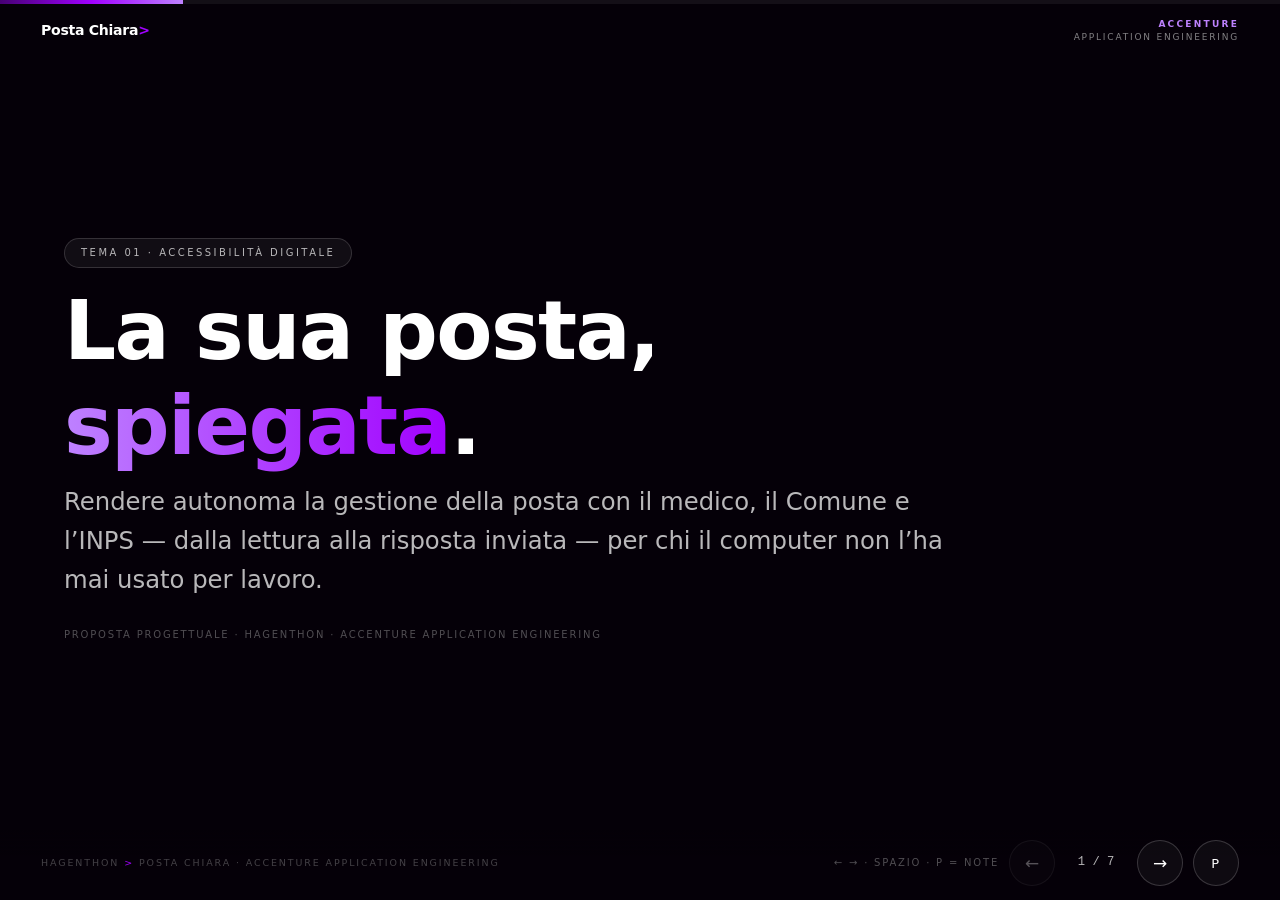
<file: presentation/index.html>
<!DOCTYPE html>
<html lang="it">
<head>
<meta charset="utf-8" />
<meta name="viewport" content="width=device-width, initial-scale=1" />
<title>Posta Chiara · Hagenthon · Accenture Application Engineering</title>
<style>
  :root {
    --purple: #A100FF;
    --purple-light: #BE82FF;
    --purple-dark: #460073;
    --ink: #0A0014;
    --rose: #FF50A0;
    --bg: #050008;
    --testo: rgba(255,255,255,0.78);
    --tenue: rgba(255,255,255,0.55);
    --bordo: rgba(255,255,255,0.1);
    --card: rgba(255,255,255,0.02);
  }
  * { box-sizing: border-box; }
  html, body { height: 100%; }
  body {
    margin: 0;
    background: var(--bg);
    color: #fff;
    font-family: "Inter", system-ui, -apple-system, "Segoe UI", Roboto, sans-serif;
    line-height: 1.6;
    -webkit-font-smoothing: antialiased;
    display: flex;
    flex-direction: column;
    overflow: hidden;
  }

  /* ---------- barra di avanzamento ---------- */
  .barra {
    position: fixed; top: 0; left: 0; right: 0; height: 4px;
    background: rgba(255,255,255,0.06); z-index: 60;
  }
  .barra i {
    display: block; height: 100%; width: 14.28%;
    background: linear-gradient(90deg, var(--purple-dark), var(--purple), var(--purple-light));
    transition: width 260ms ease;
  }

  /* ---------- intestazione di marca ---------- */
  .brand {
    position: fixed; top: 18px; left: 0; right: 0; z-index: 50;
    display: flex; align-items: center; justify-content: space-between;
    padding: 0 clamp(18px, 3.2vw, 46px); pointer-events: none;
  }
  .brand .logo { font-size: clamp(13px, 1.1vw, 16px); font-weight: 700; letter-spacing: -0.02em; }
  .brand .logo .mark { color: var(--purple); }
  .brand .org { text-align: right; font-size: 9px; line-height: 1.4; }
  .brand .org .a { color: var(--purple-light); text-transform: uppercase; letter-spacing: 0.25em; font-weight: 600; }
  .brand .org .b { color: rgba(255,255,255,0.5); text-transform: uppercase; letter-spacing: 0.2em; }

  /* ---------- struttura del mazzo ---------- */
  .deck { position: relative; flex: 1 1 auto; min-height: 0; }
  .slide {
    position: absolute; inset: 0;
    display: none;
    flex-direction: column; justify-content: center;
    padding: clamp(66px, 9vh, 96px) clamp(20px, 5vw, 72px) clamp(70px, 10vh, 96px);
    overflow-y: auto;
    animation: entra 280ms ease both;
  }
  .slide.attiva { display: flex; }
  @keyframes entra { from { opacity: 0; transform: translateY(10px); } to { opacity: 1; transform: none; } }
  .slide > .contenuto { width: 100%; max-width: 1180px; margin: 0 auto; }

  /* ---------- tipografia ---------- */
  .eyebrow {
    display: inline-block; border: 1px solid rgba(255,255,255,0.15);
    background: rgba(255,255,255,0.05); border-radius: 999px;
    padding: 6px 16px; font-size: clamp(9px, 0.78vw, 11px); text-transform: uppercase;
    letter-spacing: 0.25em; color: rgba(255,255,255,0.7); margin-bottom: 16px;
  }
  h1 {
    font-size: clamp(28px, 3.5vw, 50px); font-weight: 700; letter-spacing: -0.02em;
    margin: 0 0 10px; line-height: 1.15;
  }
  .slide-1 h1 { font-size: clamp(42px, 6.4vw, 92px); }
  .grad {
    background: linear-gradient(90deg, var(--purple-light), var(--purple));
    -webkit-background-clip: text; background-clip: text; color: transparent;
  }
  .sub { font-size: clamp(15px, 1.35vw, 21px); color: rgba(255,255,255,0.65); margin: 0 0 clamp(14px, 2.4vh, 28px); max-width: 900px; }
  .slide-1 .sub { font-size: clamp(17px, 1.9vw, 27px); color: rgba(255,255,255,0.72); }
  h3 { font-size: clamp(10px, 0.85vw, 12px); text-transform: uppercase; letter-spacing: 0.2em; color: var(--purple-light); margin: 0 0 10px; }
  h4 { font-size: clamp(9px, 0.78vw, 11px); text-transform: uppercase; letter-spacing: 0.2em; color: rgba(255,255,255,0.5); margin: 0 0 8px; }
  p { margin: 0 0 10px; }
  strong { color: #fff; }
  .mono { font-family: "Courier New", ui-monospace, monospace; }
  code {
    font-family: "Courier New", ui-monospace, monospace;
    background: rgba(161,0,255,0.12); border: 1px solid rgba(161,0,255,0.25);
    border-radius: 6px; padding: 1px 6px; color: var(--purple-light); font-size: 0.92em;
  }

  /* ---------- elenchi ---------- */
  .bullets { list-style: none; padding: 0; margin: 0; }
  .bullets li {
    position: relative; padding-left: 22px; color: var(--testo);
    margin-bottom: 8px; font-size: clamp(14px, 1.18vw, 19px);
  }
  .bullets li::before { content: "\203A"; position: absolute; left: 0; color: var(--purple); font-weight: 700; }
  .bullets.fitta li { margin-bottom: 5px; font-size: clamp(13px, 1.05vw, 17px); }

  /* ---------- card e griglie ---------- */
  .card {
    border: 1px solid var(--bordo); border-radius: 16px;
    background: var(--card); padding: clamp(14px, 1.6vw, 24px) clamp(16px, 1.8vw, 26px);
  }
  .card.viola { border-color: rgba(161,0,255,0.3); background: rgba(161,0,255,0.07); }
  .card.rosa { border-color: rgba(255,80,160,0.32); background: rgba(255,80,160,0.06); }
  .card h5 {
    margin: 0 0 10px; font-size: clamp(14px, 1.25vw, 20px);
    font-weight: 700; letter-spacing: -0.01em; color: #fff;
  }
  .card p { font-size: clamp(13px, 1.05vw, 17px); color: var(--tenue); }
  .g2 { display: grid; grid-template-columns: 1fr 1fr; gap: clamp(12px, 1.4vw, 20px); }
  .g3 { display: grid; grid-template-columns: repeat(3, 1fr); gap: clamp(10px, 1.1vw, 16px); }
  .g4 { display: grid; grid-template-columns: repeat(4, 1fr); gap: clamp(10px, 1.1vw, 16px); }
  .g23 { display: grid; grid-template-columns: 1.15fr 1fr; gap: clamp(14px, 1.6vw, 24px); align-items: start; }

  .badge {
    display: inline-block; border: 1px solid rgba(161,0,255,0.3);
    background: rgba(161,0,255,0.1); border-radius: 999px; padding: 2px 10px;
    font-family: "Courier New", ui-monospace, monospace; font-size: clamp(10px, 0.82vw, 12px);
    font-weight: 700; color: var(--purple-light); white-space: nowrap;
  }
  .badge.det { border-color: rgba(255,255,255,0.18); background: transparent; color: rgba(255,255,255,0.6); }
  .badge.viva { border-color: rgba(255,80,160,0.45); background: rgba(255,80,160,0.12); color: var(--rose); letter-spacing: 0.1em; }

  /* ---------- tabelle ---------- */
  table { width: 100%; border-collapse: collapse; }
  caption { text-align: left; }
  th, td {
    text-align: left; padding: 7px 12px 7px 0;
    border-bottom: 1px solid rgba(255,255,255,0.08);
    font-size: clamp(12px, 1.02vw, 17px); vertical-align: top;
  }
  th {
    font-size: clamp(9px, 0.76vw, 11px); text-transform: uppercase; letter-spacing: 0.2em;
    color: rgba(255,255,255,0.5); font-weight: 600; padding-bottom: 9px;
  }
  td { color: var(--testo); }
  td.chiave { color: #fff; font-weight: 600; white-space: nowrap; }
  td.num { font-variant-numeric: tabular-nums; white-space: nowrap; }
  td.up { color: var(--purple-light); font-weight: 700; }
  tr:last-child th, tr:last-child td { border-bottom: 0; }

  /* ---------- pipeline (slide 4 e 5) ---------- */
  .pipe { display: flex; flex-direction: column; gap: clamp(4px, 0.7vh, 9px); }
  .nodo {
    border: 1px solid var(--bordo); border-radius: 14px; background: var(--card);
    padding: clamp(8px, 1.05vw, 14px) clamp(11px, 1.25vw, 18px);
  }
  .nodo .n {
    display: inline-block; font-family: "Courier New", ui-monospace, monospace;
    font-weight: 700; color: var(--purple-light); font-size: clamp(11px, 0.9vw, 14px); margin-right: 8px;
  }
  .nodo .tit { font-weight: 700; font-size: clamp(13px, 1.1vw, 18px); letter-spacing: -0.01em; }
  .nodo .meta { display: block; color: var(--tenue); font-size: clamp(11px, 0.92vw, 15px); line-height: 1.45; margin-top: 3px; }
  .nodo.orch { border-color: rgba(161,0,255,0.28); background: rgba(161,0,255,0.06); }
  .nodo.chiave { border-color: rgba(190,130,255,0.55); background: rgba(161,0,255,0.1); }
  .nodo.hitl { border: 2px solid rgba(255,80,160,0.45); background: rgba(255,80,160,0.07); }
  .fila { display: grid; grid-template-columns: repeat(3, 1fr); gap: clamp(8px, 0.9vw, 14px); }
  .fila.frecciata { grid-template-columns: 1fr auto 1fr auto 1fr; align-items: stretch; }
  .fr {
    align-self: center; color: var(--purple); font-size: clamp(14px, 1.3vw, 22px);
    line-height: 1; text-align: center;
  }
  .fr.giu { display: block; width: 100%; padding: 1px 0; }
  .chips { display: flex; flex-wrap: wrap; gap: 6px; margin-top: 6px; }

  /* ---------- blocco rifiuto FactGuard ---------- */
  .rifiuto {
    border: 1px solid rgba(255,80,160,0.4); border-left: 5px solid var(--rose);
    background: rgba(255,80,160,0.07); border-radius: 14px;
    padding: clamp(12px, 1.4vw, 20px) clamp(14px, 1.6vw, 24px);
    font-family: "Courier New", ui-monospace, monospace;
    font-size: clamp(12px, 1.12vw, 18px); line-height: 1.75; color: rgba(255,255,255,0.85);
  }
  .rifiuto .w { color: var(--rose); font-weight: 700; }
  .rifiuto del { color: rgba(255,255,255,0.45); text-decoration-color: var(--rose); }
  .rifiuto .ok { color: var(--purple-light); }

  /* Schermate vere del prodotto, generate da scripts/cattura_schermate.py.
     max-height in vh: la slide non deve mai andare in scroll durante la demo. */
  /* width:auto e non 100%: le schermate hanno proporzioni diverse fra loro,
     e forzarne la larghezza lascerebbe bande vuote ai lati. */
  .schermata {
    display: block; width: auto; max-width: 100%; height: auto;
    max-height: 34vh;
    border: 1px solid rgba(255,255,255,0.14); border-radius: 12px;
  }

  .frase {
    border-left: 3px solid var(--purple); padding: 2px 0 2px 16px; margin: 0 0 12px;
    font-size: clamp(15px, 1.35vw, 22px); color: #fff; font-weight: 600; letter-spacing: -0.01em;
  }
  /* ---------- card numerate (struttura commerciale) ---------- */
  .numerata { position: relative; }
  .numerata .cifra {
    display: inline-flex; align-items: center; justify-content: center;
    width: clamp(26px, 2.2vw, 34px); height: clamp(26px, 2.2vw, 34px);
    border-radius: 999px; margin-bottom: 10px;
    border: 1px solid rgba(161,0,255,0.45); background: rgba(161,0,255,0.14);
    color: var(--purple-light); font-weight: 700;
    font-size: clamp(12px, 1vw, 16px); font-variant-numeric: tabular-nums;
  }

  /* Citazione di chiusura: chiude il ragionamento della slide del problema. */
  .chiusa {
    border-left: 3px solid var(--purple);
    padding: 4px 0 4px 18px; margin: clamp(12px, 2vh, 22px) 0 0;
    font-size: clamp(14px, 1.22vw, 20px); color: rgba(255,255,255,0.82);
  }
  .chiusa strong { display: block; color: #fff; }

  /* Scheda della persona, colonna sinistra dello scope. */
  .persona { display: flex; align-items: center; gap: 14px; margin-bottom: 16px; }
  .persona .tondo {
    display: inline-flex; align-items: center; justify-content: center;
    width: clamp(42px, 3.6vw, 58px); height: clamp(42px, 3.6vw, 58px); border-radius: 999px;
    background: linear-gradient(135deg, var(--purple-dark), var(--purple));
    font-size: clamp(19px, 1.7vw, 27px); font-weight: 700;
  }
  .persona .chi { font-size: clamp(16px, 1.4vw, 23px); font-weight: 700; letter-spacing: -0.01em; }
  .persona .ruolo { font-size: clamp(9px, 0.76vw, 11px); text-transform: uppercase; letter-spacing: 0.2em; color: var(--tenue); }
  /* Due colonne: i quattro dati della persona in fila uno sotto l'altro
     rendevano la scheda piu' alta della slide. */
  .dati-persona {
    margin: 0;
    display: grid; grid-template-columns: 1fr 1fr;
    gap: clamp(8px, 1.2vh, 14px) clamp(14px, 1.6vw, 24px);
  }
  .dato { margin-bottom: 0; }
  .dato dt { font-size: clamp(9px, 0.74vw, 10px); text-transform: uppercase; letter-spacing: 0.2em; color: var(--purple-light); }
  .dato dd { margin: 1px 0 0; font-size: clamp(12px, 1.02vw, 16px); color: var(--testo); }

  /* Journey: passi in colonna, numerati, compatti. */
  .passi { list-style: none; padding: 0; margin: 0; counter-reset: p; }
  .passi li {
    counter-increment: p; position: relative; padding-left: 38px;
    margin-bottom: clamp(7px, 1.1vh, 12px); color: var(--testo);
    font-size: clamp(12px, 1.05vw, 17px);
  }
  .passi li::before {
    content: counter(p); position: absolute; left: 0; top: 1px;
    width: 25px; height: 25px; border-radius: 999px;
    display: flex; align-items: center; justify-content: center;
    border: 1px solid rgba(161,0,255,0.42); background: rgba(161,0,255,0.12);
    color: var(--purple-light); font-size: 12px; font-weight: 700;
  }
  .passi li strong { display: block; }

  /* Striscia dei criteri di accessibilità: un dettaglio, non una slide. */
  .a11y {
    display: flex; flex-wrap: wrap; align-items: center; gap: 7px;
    margin-top: clamp(8px, 1.6vh, 16px);
    padding-top: clamp(8px, 1.4vh, 14px);
    border-top: 1px solid var(--bordo);
  }
  .a11y-eti {
    width: 100%; margin-bottom: 2px;
    font-size: clamp(9px, 0.76vw, 11px); text-transform: uppercase;
    letter-spacing: 0.2em; color: var(--purple-light);
  }
  .a11y .chip {
    border: 1px solid rgba(255,255,255,0.14); background: rgba(255,255,255,0.04);
    border-radius: 999px; padding: 3px 12px;
    font-size: clamp(10px, 0.86vw, 14px); color: var(--testo);
  }
  .a11y .chip b { color: #fff; }

  .kpi { font-variant-numeric: tabular-nums; font-size: clamp(26px, 3vw, 44px); font-weight: 700; letter-spacing: -0.03em; line-height: 1.1; }
  .kpi.viola { color: var(--purple-light); }
  .kpi.rosa { color: var(--rose); }
  .kpi-eti { font-size: clamp(10px, 0.82vw, 12px); text-transform: uppercase; letter-spacing: 0.2em; color: rgba(255,255,255,0.5); }

  /* ---------- barra inferiore ---------- */
  .fondo {
    position: fixed; bottom: 0; left: 0; right: 0; z-index: 55;
    display: flex; align-items: center; justify-content: space-between; gap: 16px;
    padding: 10px clamp(18px, 3.2vw, 46px) 14px;
    background: linear-gradient(to top, var(--bg) 62%, rgba(5,0,8,0));
  }
  footer {
    font-size: clamp(9px, 0.74vw, 11px); text-transform: uppercase; letter-spacing: 0.2em;
    color: rgba(255,255,255,0.25);
  }
  footer .mark { color: var(--purple); }
  .comandi { display: flex; align-items: center; gap: 10px; }
  .comandi button {
    min-width: 46px; min-height: 46px; padding: 0 14px;
    border: 1px solid rgba(255,255,255,0.18); border-radius: 999px;
    background: rgba(255,255,255,0.04); color: #fff;
    font-family: inherit; font-size: 17px; line-height: 1; cursor: pointer;
    transition: border-color 160ms, background 160ms;
  }
  .comandi button:hover { border-color: var(--purple); background: rgba(161,0,255,0.14); }
  .comandi button:disabled { opacity: 0.32; cursor: default; }
  .comandi button:disabled:hover { border-color: rgba(255,255,255,0.18); background: rgba(255,255,255,0.04); }
  .contatore {
    font-family: "Courier New", ui-monospace, monospace; font-size: clamp(12px, 0.95vw, 14px);
    font-variant-numeric: tabular-nums; color: rgba(255,255,255,0.7); min-width: 62px; text-align: center;
  }
  .aiuto { font-size: 10px; text-transform: uppercase; letter-spacing: 0.18em; color: rgba(255,255,255,0.3); }

  :focus-visible { outline: 3px solid var(--purple-light); outline-offset: 3px; border-radius: 6px; }

  /* ---------- note del presentatore ---------- */
  .nota { display: none; }
  body.note .nota {
    display: block; position: fixed; left: 0; right: 0; bottom: 74px; z-index: 40;
    margin: 0 clamp(18px, 3.2vw, 46px);
    max-height: 26vh; overflow-y: auto;
    border: 1px solid rgba(190,130,255,0.45); border-left: 5px solid var(--purple);
    border-radius: 14px; background: rgba(26,0,44,0.96);
    box-shadow: 0 -8px 40px rgba(0,0,0,0.6);
    padding: 12px 18px; color: rgba(255,255,255,0.9); font-size: 16px; line-height: 1.55;
  }
  body.note .nota::before {
    content: "Nota del presentatore"; display: block;
    font-size: 9px; text-transform: uppercase; letter-spacing: 0.25em;
    color: var(--purple-light); margin-bottom: 4px;
  }
  body.note .slide { padding-bottom: 30vh; }

  @media (prefers-reduced-motion: reduce) {
    .slide { animation: none; }
    .barra i { transition: none; }
  }

  @media (max-width: 860px) {
    .g2, .g3, .g4, .g23, .fila { grid-template-columns: 1fr; }
    .fila.frecciata { grid-template-columns: 1fr; }
    .fr { transform: rotate(90deg); }
  }

  @media print {
    body { overflow: visible; height: auto; display: block; }
    .barra, .fondo, .brand { display: none; }
    .deck { position: static; }
    .slide { position: static; display: flex !important; page-break-after: always; min-height: 96vh; animation: none; }
    .nota { display: block !important; position: static !important; margin-top: 20px; }
  }
</style>
</head>
<body>

<div class="barra" aria-hidden="true"><i id="riempi"></i></div>

<div class="brand" aria-hidden="true">
  <span class="logo">Posta Chiara<span class="mark">&gt;</span></span>
  <span class="org">
    <span class="a">Accenture</span><br />
    <span class="b">Application Engineering</span>
  </span>
</div>

<main class="deck" id="deck">

  <!-- ============ 1 · copertina ============ -->
  <section class="slide slide-1 attiva" aria-roledescription="slide" aria-label="Slide 1 di 7: Posta Chiara">
    <div class="contenuto">
      <span class="eyebrow">Tema 01 &middot; Accessibilit&agrave; Digitale</span>
      <h1>La sua posta,<br /><span class="grad">spiegata</span>.</h1>
      <p class="sub">Rendere autonoma la gestione della posta con il medico, il Comune e l&rsquo;INPS &mdash; dalla lettura alla risposta inviata &mdash; per chi il computer non l&rsquo;ha mai usato per lavoro.</p>
      <p class="aiuto" style="margin-top:clamp(14px,3vh,30px)">Proposta progettuale &middot; Hagenthon &middot; Accenture Application Engineering</p>
    </div>
    <aside class="nota">Buongiorno. Posta Chiara. Il problema che affrontiamo non e' che le persone anziane non sappiano cosa dire: e' che l'interfaccia non glielo lascia dire. In cinque minuti vi mostriamo il prodotto che gira, e perche' conviene averlo.</aside>
  </section>

  <!-- ============ 2 · problema ============ -->
  <section class="slide" hidden aria-roledescription="slide" aria-label="Slide 2 di 7: Overview della problematica">
    <div class="contenuto">
      <span class="eyebrow">Overview della problematica</span>
      <h1>Sa cosa vuole rispondere.<br /><span class="grad">Il riquadro bianco</span> glielo impedisce.</h1>
      <div class="g3" style="margin-top:clamp(12px,2.4vh,26px)">
        <div class="card numerata">
          <span class="cifra">1</span>
          <h5>Una lingua che esclude</h5>
          <p>&laquo;Ai sensi e per gli effetti degli artt. 33 e 40 del D.P.R. 445/2000&raquo;. Chi scrive lo sa: chi legge deve chiamare qualcuno per farselo tradurre.</p>
        </div>
        <div class="card numerata">
          <span class="cifra">2</span>
          <h5>Il foglio bianco</h5>
          <p>Preme <strong>Rispondi</strong> e trova un riquadro vuoto. Sa perfettamente cosa vuole dire. Non sa da dove cominciare a scriverlo, n&eacute; se sta sbagliando.</p>
        </div>
        <div class="card numerata">
          <span class="cifra">3</span>
          <h5>La truffa sembra vera</h5>
          <p>La finta Poste e l&rsquo;INPS autentico dicono le stesse due parole: <strong>urgente</strong> e <strong>soldi</strong>. Distinguerle richiede competenze che non le sono mai state date.</p>
        </div>
      </div>
      <p class="chiusa">
        <strong>Non manca la testa. Manca un&rsquo;interfaccia che parli la sua lingua.</strong>
        Il risultato &egrave; rimandare, rinunciare, o aspettare che passi il nipote &mdash; con perdita di autonomia. &Egrave; il punto di partenza di questa proposta.
      </p>
    </div>
    <aside class="nota">Tre barriere, non una. Il burocratese, il foglio bianco, e il fatto che una truffa e una comunicazione vera si somigliano moltissimo. Nessuna delle tre si risolve con un font piu' grande. La frase da tenere: non manca la testa, manca un'interfaccia che parli la sua lingua.</aside>
  </section>

  <!-- ============ 3 · scope ============ -->
  <section class="slide" hidden aria-roledescription="slide" aria-label="Slide 3 di 7: Scope del progetto">
    <div class="contenuto">
      <span class="eyebrow">Scope del progetto</span>
      <h1>Il perimetro: <span class="grad">una comunicazione</span>, dall&rsquo;inizio alla fine</h1>
      <div class="g23" style="margin-top:clamp(10px,2vh,22px)">
        <div class="card viola">
          <div class="persona">
            <span class="tondo" aria-hidden="true">M</span>
            <span>
              <span class="chi">Maria Rossi, 74 anni</span><br />
              <span class="ruolo">Persona target &middot; Torino</span>
            </span>
          </div>
          <dl class="dati-persona">
            <div class="dato"><dt>Difficolt&agrave;</dt><dd>Cataratta iniziale, tremore alla mano, artrosi. Usa i vocali di WhatsApp: <strong>sa parlare, non digitare</strong>.</dd></div>
            <div class="dato"><dt>Contesto d&rsquo;uso</dt><dd>La posta di ASL, Comune e INPS, su un tablet appoggiato al tavolo.</dd></div>
            <div class="dato"><dt>Blocco tipico</dt><dd>Preme Rispondi, trova un riquadro vuoto. Chiude, e aspetta domenica.</dd></div>
            <div class="dato"><dt>Cosa vuole</dt><dd>Confermare da sola la visita del 14 ottobre.</dd></div>
          </dl>
        </div>

        <div>
          <h3>La journey coperta dalla demo</h3>
          <ol class="passi">
            <li><strong>Apre la casella</strong> Ogni messaggio ha gi&agrave; un semaforo.</li>
            <li><strong>Legge in parole semplici</strong> Chi scrive &middot; Cosa chiedono &middot; Entro quando.</li>
            <li><strong>Ascolta ad alta voce</strong> Riassunto e messaggio, letti dal dispositivo.</li>
            <li><strong>Sceglie la risposta</strong> Tre intenti, con documento o foto in allegato.</li>
            <li><strong>Rilegge e conferma</strong> Se la fa rileggere, detta un&rsquo;aggiunta. L&rsquo;invio &egrave; suo.</li>
            <li><strong>Oppure gira a Guada</strong> In un tocco. Non un fallimento: un esito.</li>
          </ol>
        </div>
      </div>

      <div class="card rosa" style="margin-top:clamp(8px,1.6vh,16px)">
        <h4 style="margin-bottom:6px">La persona di fiducia &mdash; configurabile</h4>
        <p style="margin:0">
          <strong>Guada, il nipote.</strong> Ogni email pu&ograve; essergli girata con un pulsante
          <strong>sempre presente</strong>, non solo quando il semaforo &egrave; giallo: il momento in cui
          una persona si sente in difficolt&agrave; non &egrave; quello in cui il sistema ha dei dubbi. La mail
          passa a <strong>&laquo;Guada sta verificando&raquo;</strong>, cos&igrave; Maria sa che non aspetta pi&ugrave; lei.
          Non conta come autonomia: chiedere aiuto non &egrave; fare da sola.
        </p>
      </div>
    </div>
    <aside class="nota">La persona e' specifica, non generica: ogni dettaglio qui impone una scelta tecnica. Il tremore impone i target da 48 pixel, la cataratta il contrasto AAA, il fatto che usi i vocali impone la voce. La journey e' di sei fasi e la demo le copre tutte, nessuna saltata.</aside>
  </section>

  <!-- ============ 4 · obiettivo ============ -->
  <section class="slide" hidden aria-roledescription="slide" aria-label="Slide 4 di 7: Obiettivo del progetto">
    <div class="contenuto">
      <span class="eyebrow">Obiettivo del progetto</span>
      <h1>Dimostrare che l&rsquo;autonomia &egrave; <span class="grad">possibile</span>, non solo desiderabile</h1>
      <p class="sub">Portare a termine una comunicazione con un ente &mdash; leggerla, capirla, risponderle &mdash; senza l&rsquo;intervento di un familiare, mantenendo sempre il controllo umano sulla decisione finale di invio.</p>
      <div class="g3" style="margin-top:clamp(10px,2vh,24px)">
        <div class="card">
          <div class="kpi viola">100%</div>
          <div class="kpi-eti">delle risposte con conferma umana esplicita prima dell&rsquo;invio</div>
        </div>
        <div class="card">
          <div class="kpi viola">90,1</div>
          <div class="kpi-eti">indice Gulpease del riassunto, da 57,5: da &laquo;difficile&raquo; a &laquo;molto facile&raquo;</div>
        </div>
        <div class="card">
          <div class="kpi rosa">0</div>
          <div class="kpi-eti">dati sanitari che lasciano il dispositivo: nessuna chiave API, nessuna chiamata di rete</div>
        </div>
      </div>
      <p class="chiusa">
        <strong>Il metro non &egrave; la soddisfazione: &egrave; il compito portato a termine.</strong>
        In interfaccia il guadagno &egrave; un numero che Maria vede crescere &mdash; &laquo;Risposte inviate da sola&raquo; &mdash; non un aggettivo in una slide.
      </p>
    </div>
    <aside class="nota">Tre numeri, tutti verificabili. Il cento per cento e' architetturale: nel codice non esiste un percorso che invii da solo. Il novanta virgola uno e' misurato col Gulpease, l'indice di leggibilita' tarato sull'italiano. Lo zero e' la scelta che ci distingue: il dato sanitario di una persona anziana non lascia il suo dispositivo.</aside>
  </section>

  <!-- ============ 5 · proposta ============ -->
  <section class="slide" hidden aria-roledescription="slide" aria-label="Slide 5 di 7: Cosa si propone">
    <div class="contenuto">
      <span class="eyebrow">Cosa si propone</span>
      <h1>Un assistente <span class="grad">accanto</span>, non un&rsquo;app da imparare</h1>
      <div class="g23" style="margin-top:clamp(8px,1.6vh,20px)">
        <div class="g2" style="grid-template-columns:1fr 1fr">
          <div class="card numerata">
            <span class="cifra">1</span>
            <h5>Semaforo con l&rsquo;azione</h5>
            <p>Verde, giallo, rosso &mdash; e sotto il verdetto, sempre un pulsante. Sul rosso, il numero verde ufficiale preso da una tabella nel codice, <strong>mai dall&rsquo;email</strong>.</p>
          </div>
          <div class="card numerata">
            <span class="cifra">2</span>
            <h5>Il burocratese tradotto</h5>
            <p>Chi le scrive &middot; Cosa le chiedono &middot; Entro quando. Tre righe in cima, prima di tutto il resto. L&rsquo;originale resta sempre a un tocco.</p>
          </div>
          <div class="card numerata">
            <span class="cifra">3</span>
            <h5>Risposta guidata, e la voce</h5>
            <p>La risposta si <strong>sceglie</strong>, non si scrive. Poi si ascolta, e si pu&ograve; aggiungere qualcosa parlando: il riquadro bianco non compare mai.</p>
          </div>
          <div class="card numerata rosa">
            <span class="cifra">4</span>
            <h5>FactGuard, il controllo</h5>
            <p>Nessuna versione semplificata raggiunge la persona senza che date, importi e orari siano stati verificati uno per uno. <strong>Il controllo non &egrave; un modello.</strong></p>
          </div>
        </div>
        <div>
          <img class="schermata" style="max-height:44vh" src="img/08-riassunto-dettaglio.png"
               alt="La scheda In breve: Chi le scrive, Cosa le chiedono, Entro quando, con il pulsante Ascolta il riassunto." />
          <p class="aiuto" style="margin-top:10px">Schermata reale del prodotto</p>
          <!-- I criteri di accessibilita', in una riga: ogni valore discende da un
           vincolo della persona qui sopra, non da una linea guida generica. -->
      <div class="a11y">
        <span class="a11y-eti">Accessibilit&agrave; &mdash; ogni valore viene da un vincolo di Maria</span>
        <span class="chip"><b>20px</b> base, interlinea 1,6 &mdash; cataratta</span>
        <span class="chip">contrasto <b>&ge;7:1</b>, cio&egrave; <b>AAA</b></span>
        <span class="chip">tocco <b>48px</b> (56 sulla voce) &mdash; tremore</span>
        <span class="chip">HTML semantico, <b>una colonna</b></span>
        <span class="chip">tastiera completa, fuoco visibile</span>
        <span class="chip"><b>aria-live</b> su semaforo, verifica, invio</span>
        <span class="chip">mai hover, doppio click, trascinamento</span>
        <span class="chip">mai il <b>colore da solo</b></span>
      </div>
        </div>
      </div>
    </div>
    <aside class="nota">Quattro capacita', e ognuna finisce in un'azione che la persona puo' compiere. Un semaforo senza pulsante e' un checker travestito. La terza riga e' quella che risolve il blocco iniziale: la risposta si sceglie invece di scriverla. La quarta e' il pezzo tecnico di cui siamo piu' orgogliosi, e adesso ve lo mostro rompere apposta il sistema.</aside>
  </section>

  <!-- ============ 6 · perché conviene ============ -->
  <section class="slide" hidden aria-roledescription="slide" aria-label="Slide 6 di 7: Perché conviene a voi">
    <div class="contenuto">
      <span class="eyebrow">Perch&eacute; conviene a voi</span>
      <h1>Accessibilit&agrave; come <span class="grad">vantaggio competitivo</span>, non come costo di conformit&agrave;</h1>
      <div class="g2" style="margin-top:clamp(10px,2vh,24px)">
        <div class="card numerata">
          <span class="cifra">1</span>
          <h5>Compliance anticipata</h5>
          <p>L&rsquo;European Accessibility Act &egrave; gi&agrave; in vigore. Essere pronti riduce il rischio normativo invece di rincorrerlo a scadenza.</p>
        </div>
        <div class="card numerata">
          <span class="cifra">2</span>
          <h5>Meno costi di assistenza</h5>
          <p>Meno chiamate allo sportello per farsi leggere una lettera, meno pratiche scadute perch&eacute; nessuno aveva capito il termine.</p>
        </div>
        <div class="card numerata">
          <span class="cifra">3</span>
          <h5>Fiducia, e meno frodi</h5>
          <p>Il semaforo insegna a distinguere una comunicazione vera da una truffa. Ogni tentativo bloccato &egrave; un danno evitato al cittadino <em>e</em> all&rsquo;ente.</p>
        </div>
        <div class="card numerata">
          <span class="cifra">4</span>
          <h5>Scalabile ad altri canali</h5>
          <p>Lo stesso motore &mdash; traduzione, verifica, risposta guidata &mdash; si applica a portali, moduli online e pratiche, non solo alla posta.</p>
        </div>
      </div>
      <p class="chiusa">
        <strong>Il costo marginale di una casella processata &egrave; zero.</strong>
        Il motore &egrave; deterministico per progetto: nessun consumo per messaggio, nessuna dipendenza da crediti di terzi, e il dato sensibile resta sul dispositivo.
      </p>
    </div>
    <aside class="nota">Questa e' la slide che vende. L'accessibilita' qui non e' un costo di conformita': e' compliance anticipata, meno costi di contact center, meno frodi, e un motore che si riusa su altri canali. E il costo per messaggio e' zero, perche' il default non chiama nessun modello.</aside>
  </section>

  <!-- ============ 7 · prossimi passi ============ -->
  <section class="slide" hidden aria-roledescription="slide" aria-label="Slide 7 di 7: Prossimi passi">
    <div class="contenuto">
      <span class="eyebrow">Prossimi passi</span>
      <h1>La demo &egrave; pronta. <span class="grad">Parliamo del pilot.</span></h1>
      <div class="g3" style="margin-top:clamp(12px,2.4vh,28px)">
        <div class="card viola">
          <h4>Oggi</h4>
          <h5>Prodotto funzionante</h5>
          <p>La journey completa gira davvero: sei email reali, semaforo, traduzione, voce, risposta e verifica. Si clona e si esegue senza configurare nulla.</p>
        </div>
        <div class="card">
          <h4>Prossimo step</h4>
          <h5>Pilot con utenti veri</h5>
          <p>Un gruppo reale su un canale scelto insieme &mdash; ASL, Comune o ente previdenziale &mdash; con la misura dell&rsquo;autonomia gi&agrave; integrata nel prodotto.</p>
        </div>
        <div class="card">
          <h4>Scalabilit&agrave;</h4>
          <h5>Dagli enti ai portali</h5>
          <p>Lo stesso motore di traduzione e verifica esteso agli altri servizi digitali, e la seam per il modello linguistico gi&agrave; predisposta.</p>
        </div>
      </div>
      <p class="frase" style="margin-top:clamp(14px,3vh,30px)">Prima: domenica prossima. <span class="grad">Ora: quattro minuti.</span></p>
    </div>
    <aside class="nota">Chiusura. Il prodotto c'e' e funziona oggi, non e' un mockup. Il passo successivo e' un pilot con utenti veri, e la misura dell'autonomia e' gia' dentro il prodotto: il contatore delle risposte inviate da sola. Ultima frase, e poi le domande: prima, domenica prossima. Ora, quattro minuti. Grazie.</aside>
  </section>

</main>

<div class="fondo">
  <footer>
    Hagenthon <span class="mark">&gt;</span> Posta Chiara &middot; Accenture Application Engineering
  </footer>
  <nav class="comandi" aria-label="Navigazione delle slide">
    <span class="aiuto" aria-hidden="true">&larr; &rarr; · spazio · P = note</span>
    <button type="button" id="prec" aria-label="Slide precedente">&larr;</button>
    <span class="contatore" id="contatore" aria-live="polite" aria-atomic="true">1 / 7</span>
    <button type="button" id="succ" aria-label="Slide successiva">&rarr;</button>
    <button type="button" id="btnNote" aria-pressed="false" aria-label="Mostra o nascondi le note del presentatore" style="font-size:13px;letter-spacing:0.12em">P</button>
  </nav>
</div>

<script>
(function () {
  "use strict";

  var slides    = Array.prototype.slice.call(document.querySelectorAll(".slide"));
  var totale    = slides.length;
  var riempi    = document.getElementById("riempi");
  var contatore = document.getElementById("contatore");
  var prec      = document.getElementById("prec");
  var succ      = document.getElementById("succ");
  var btnNote   = document.getElementById("btnNote");
  var corrente  = 0;

  function mostra(n) {
    if (n < 0) { n = 0; }
    if (n > totale - 1) { n = totale - 1; }
    corrente = n;
    for (var k = 0; k < totale; k++) {
      var attiva = (k === n);
      slides[k].classList.toggle("attiva", attiva);
      if (attiva) { slides[k].removeAttribute("hidden"); }
      else { slides[k].setAttribute("hidden", ""); }
    }
    contatore.textContent = (n + 1) + " / " + totale;
    riempi.style.width = (((n + 1) / totale) * 100) + "%";
    prec.disabled = (n === 0);
    succ.disabled = (n === totale - 1);
    document.title = "Posta Chiara · " + (n + 1) + "/" + totale;
    /* deep link, utile per riprendere dopo un refresh; innocuo su file:// */
    try { history.replaceState(null, "", "#s" + (n + 1)); } catch (err) { /* ignorato */ }
  }

  function avanti()  { mostra(corrente + 1); }
  function indietro(){ mostra(corrente - 1); }

  function commutaNote() {
    var acceso = document.body.classList.toggle("note");
    btnNote.setAttribute("aria-pressed", acceso ? "true" : "false");
  }

  prec.addEventListener("click", indietro);
  succ.addEventListener("click", avanti);
  btnNote.addEventListener("click", commutaNote);

  document.addEventListener("keydown", function (e) {
    if (e.ctrlKey || e.metaKey || e.altKey) { return; }
    var k = e.key;
    var suPulsante = e.target && e.target.tagName === "BUTTON";

    if (k === "ArrowRight" || k === "Right" || k === "PageDown") { e.preventDefault(); avanti(); return; }
    if (k === "ArrowLeft"  || k === "Left"  || k === "PageUp")   { e.preventDefault(); indietro(); return; }
    if (k === " " || k === "Spacebar" || k === "Space") {
      if (suPulsante) { return; }      /* lo spazio attiva il pulsante a fuoco */
      e.preventDefault();
      if (e.shiftKey) { indietro(); } else { avanti(); }
      return;
    }
    if (k === "Home") { e.preventDefault(); mostra(0); return; }
    if (k === "End")  { e.preventDefault(); mostra(totale - 1); return; }
    if (k === "p" || k === "P") {
      if (suPulsante && e.target === btnNote) { return; }
      e.preventDefault(); commutaNote(); return;
    }
  });

  var iniziale = /^#s(\d+)$/.exec(window.location.hash || "");
  mostra(iniziale ? (parseInt(iniziale[1], 10) - 1) : 0);
})();
</script>

</body>
</html>
</file>
